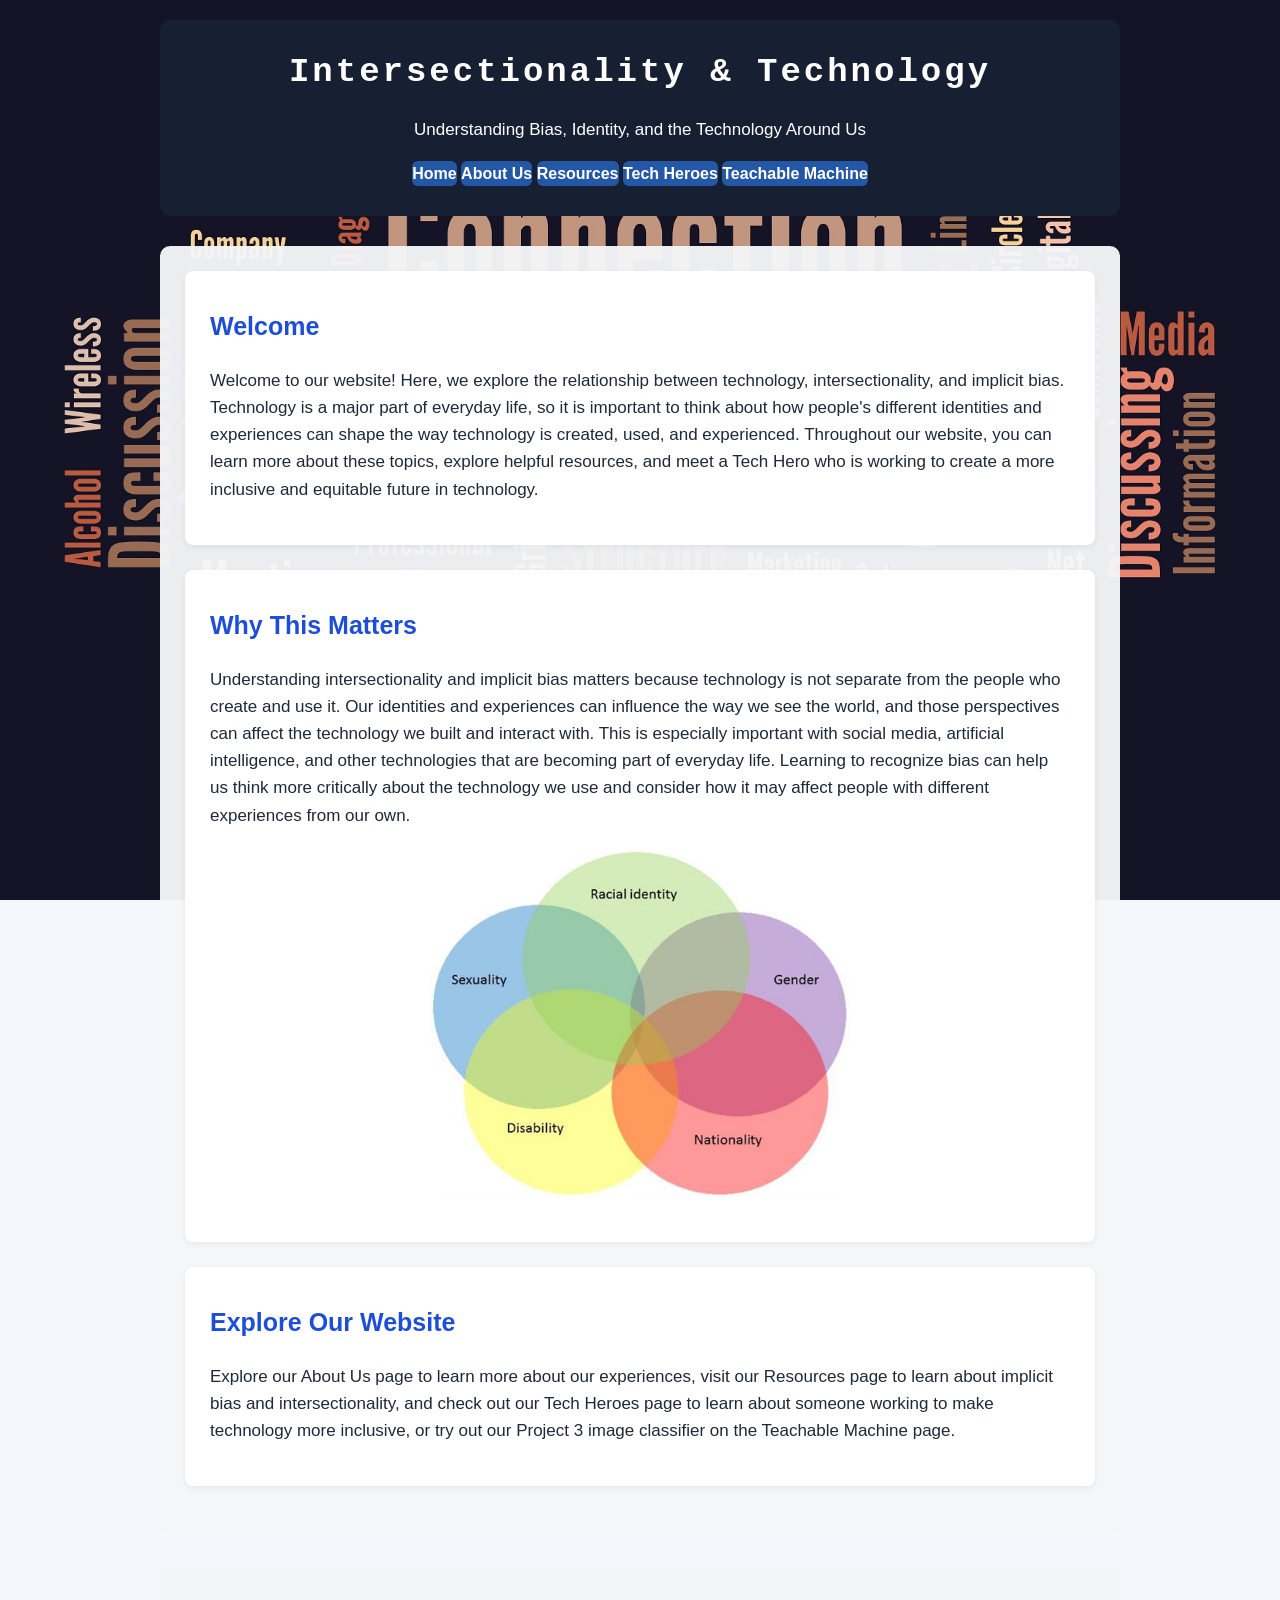
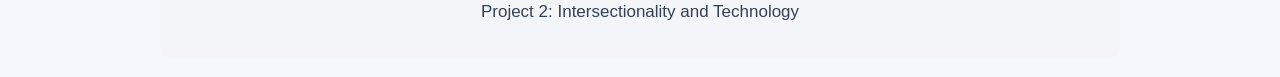
<file: index.html>
<!DOCTYPE html>
<html lang="en">

<head>
  <meta charset="UTF-8">
  <meta name="viewport" content="width=device-width, initial-scale=1.0">
  <title>Intersectionality & Technology</title>
  <link rel="stylesheet" href="stylepage.css">
</head>

<body class="home-page">
  


  <!--
  This page serves as the welcome page for our website.
  It introduces visitors to our topic of intersectionality, implicit bias, and technology.
  We chose to make this first page visitors see because it gives them context before they explore the other pages.
  The navigation links allow visitors to move easily between the Home, About Us, Resources, Tech Heroes, and Teachable Machine pages.
  We connected this page to our external CSS stylesheet so that the visual design remains consistent across the entire website.
  We also organized the content using semantic HTML elements like header, nav, main, section, and footer, and added descriptive alt text to our intersectionality
  diagram to make the page easier to understand and navigate.
  Initials: RM
  -->

  <header>

      <h1>Intersectionality & Technology</h1>

      <p>Understanding Bias, Identity, and the Technology Around Us</p>

      <nav>
          <a href="index.html">Home</a>
          <a href="about.html">About Us</a>
          <a href="resources.html">Resources</a>
          <a href="tech-hero.html">Tech Heroes</a>
          <a href="teachable-machine.html">Teachable Machine</a>
      </nav>
    
  </header>

  <main>

      <section>
          <h2>Welcome</h2>

          <p>
            Welcome to our website! Here, we explore the relationship between technology, intersectionality, and implicit bias.
            Technology is a major part of everyday life, so it is important to think about how people's different identities and experiences can shape the way technology is created, used, and experienced.
            Throughout our website, you can learn more about these topics, explore helpful resources, and meet a Tech Hero who is working to create a more inclusive and equitable future in technology.
          </p>
        
      </section>

      <section>
          <h2>Why This Matters</h2>

          <p>
            Understanding intersectionality and implicit bias matters because technology is not separate from the people who create and use it.
            Our identities and experiences can influence the way we see the world, and those perspectives can affect the technology we built and interact with.
            This is especially important with social media, artificial intelligence, and other technologies that are becoming part of everyday life.
            Learning to recognize bias can help us think more critically about the technology we use and consider how it may affect people with different experiences from our own.
          </p>

        <!-- Intersectionality diagram. EM -->
          <img src="instdiag.jpg" alt="Venn Diagram of intersectionality showing how overlapping identities like race, gender, class, and ability shape individual experiences" class="intersectionality-diagram">
      </section>

      <section>
          <h2>Explore Our Website</h2>

          <p>
            Explore our About Us page to learn more about our experiences, visit our Resources page to learn about implicit bias and intersectionality, and check out our Tech Heroes page to learn about someone working to make technology more inclusive, or try out our Project 3 image classifier on the Teachable Machine page.
          </p>
        
      </section>
    
  </main>

  <footer>
      <p>Project 2: Intersectionality and Technology</p>
    
  </footer>

</body>

</html>
</file>
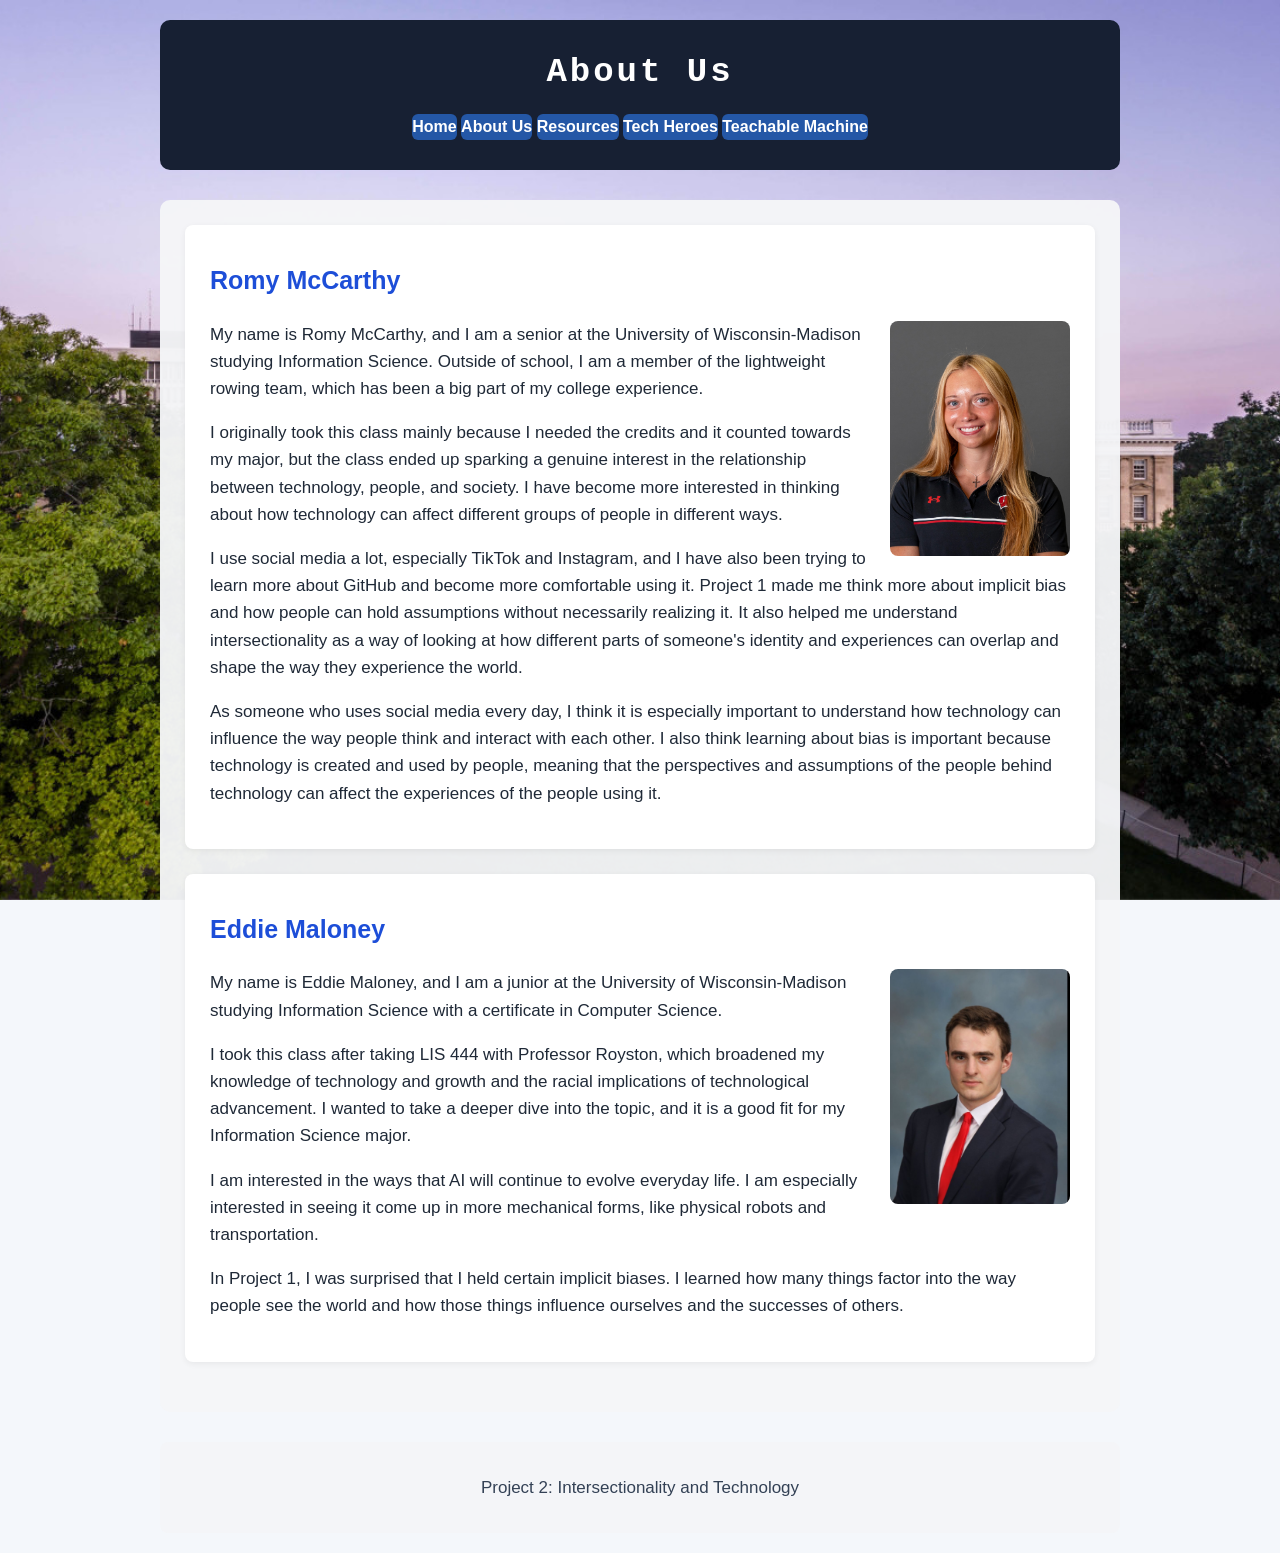
<file: about.html>
<!DOCTYPE html>
<html lang="en">

<head>
  <meta charset="UTF-8">
  <meta name="viewport" content="width=device-width, initial-scale=1.0">
  <title>About Us</title>
  <link rel="stylesheet" href="stylepage.css">
</head>
<body class="about-page">


  <!--
  This page introduces the two members of our group and explains our connection to intersectionality, implicit bias, and technology.
  I used semantic HTML elements to organize the page into a header, navigation bar, main content area, sections, and footer.
  The header contains the title of the page and navigation links so visitors can easily move between the different pages of our website.
  The main area is divided into separate sections for each group member so that our information is organized and easy to read.
  I used headings and paragraphs to create a clear structure for the information. 
  The external CSS stylesheet is connected in the head of the page so that the same design can be applied throughout the website.
  Keeping the styling in a separate CSS file also makes it easier to update the appearance of the entire website.
  We wanted this page to introduce who we are and explain why we are interested in the topics discussed throughout the website.
  We also included our experiences from Project 1 because they helped shape our understanding of implicit bias and intersectionality.
  Initials: RM
  -->

  <header>

    <h1>About Us</h1>

    <nav>
      <a href="index.html">Home</a>
      <a href="about.html">About Us</a>
      <a href="resources.html">Resources</a>
      <a href="tech-hero.html">Tech Heroes</a>
      <a href="teachable-machine.html">Teachable Machine</a>
    </nav>

  </header>

  <main>

    <section>
      <h2>Romy McCarthy</h2>

      <!-- Romy's headshot - added on second iteration. EM -->
      <img class="about-photo" src="RMccarthyHeadshot.jpg" alt="Headshot photo of Romy McCarthy">

      <p>
        My name is Romy McCarthy, and I am a senior at the University of Wisconsin-Madison studying Information Science.
        Outside of school, I am a member of the lightweight rowing team, which has been a big part of my college experience.
      </p>

      <p>
        I originally took this class mainly because I needed the credits and it counted towards my major, but the class ended up sparking a genuine interest in the relationship between technology, people, and society.
        I have become more interested in thinking about how technology can affect different groups of people in different ways.
      </p>

      <p>
        I use social media a lot, especially TikTok and Instagram, and I have also been trying to learn more about GitHub and become more comfortable using it.
        Project 1 made me think more about implicit bias and how people can hold assumptions without necessarily realizing it.
        It also helped me understand intersectionality as a way of looking at how different parts of someone's identity and experiences can overlap and shape the way they experience the world.
      </p>

      <p>
        As someone who uses social media every day, I think it is especially important to understand how technology can influence the way people think and interact with each other.
        I also think learning about bias is important because technology is created and used by people, meaning that the perspectives and assumptions of the people behind technology can affect the experiences of the people using it.
      </p>

    </section>


    <!-- Eddie's section: EM -->

    <section>
        <h2>Eddie Maloney</h2>

      <!-- Eddie's headshot - also added on second iteration. EM -->  
      
      <img class="about-photo" src="EMaloneyHeadshot.jpg" alt="Headshot photo of Eddie Maloney">

        <p>
          My name is Eddie Maloney, and I am a junior at the University of Wisconsin-Madison studying Information Science with a certificate in Computer Science.
        </p>

        <p>
          I took this class after taking LIS 444 with Professor Royston, which broadened my knowledge of technology and growth and the racial implications of technological advancement.
          I wanted to take a deeper dive into the topic, and it is a good fit for my Information Science major.
        </p>

        <p>
          I am interested in the ways that AI will continue to evolve everyday life.
          I am especially interested in seeing it come up in more mechanical forms, like physical robots and transportation.
        </p>

        <p>
          In Project 1, I was surprised that I held certain implicit biases.
          I learned how many things factor into the way people see the world and how those things influence ourselves and the successes of others.
        </p>

    </section>

  </main>

  <footer>

      <p>
          Project 2: Intersectionality and Technology
      </p>

  </footer>

</body>

</html>
</file>
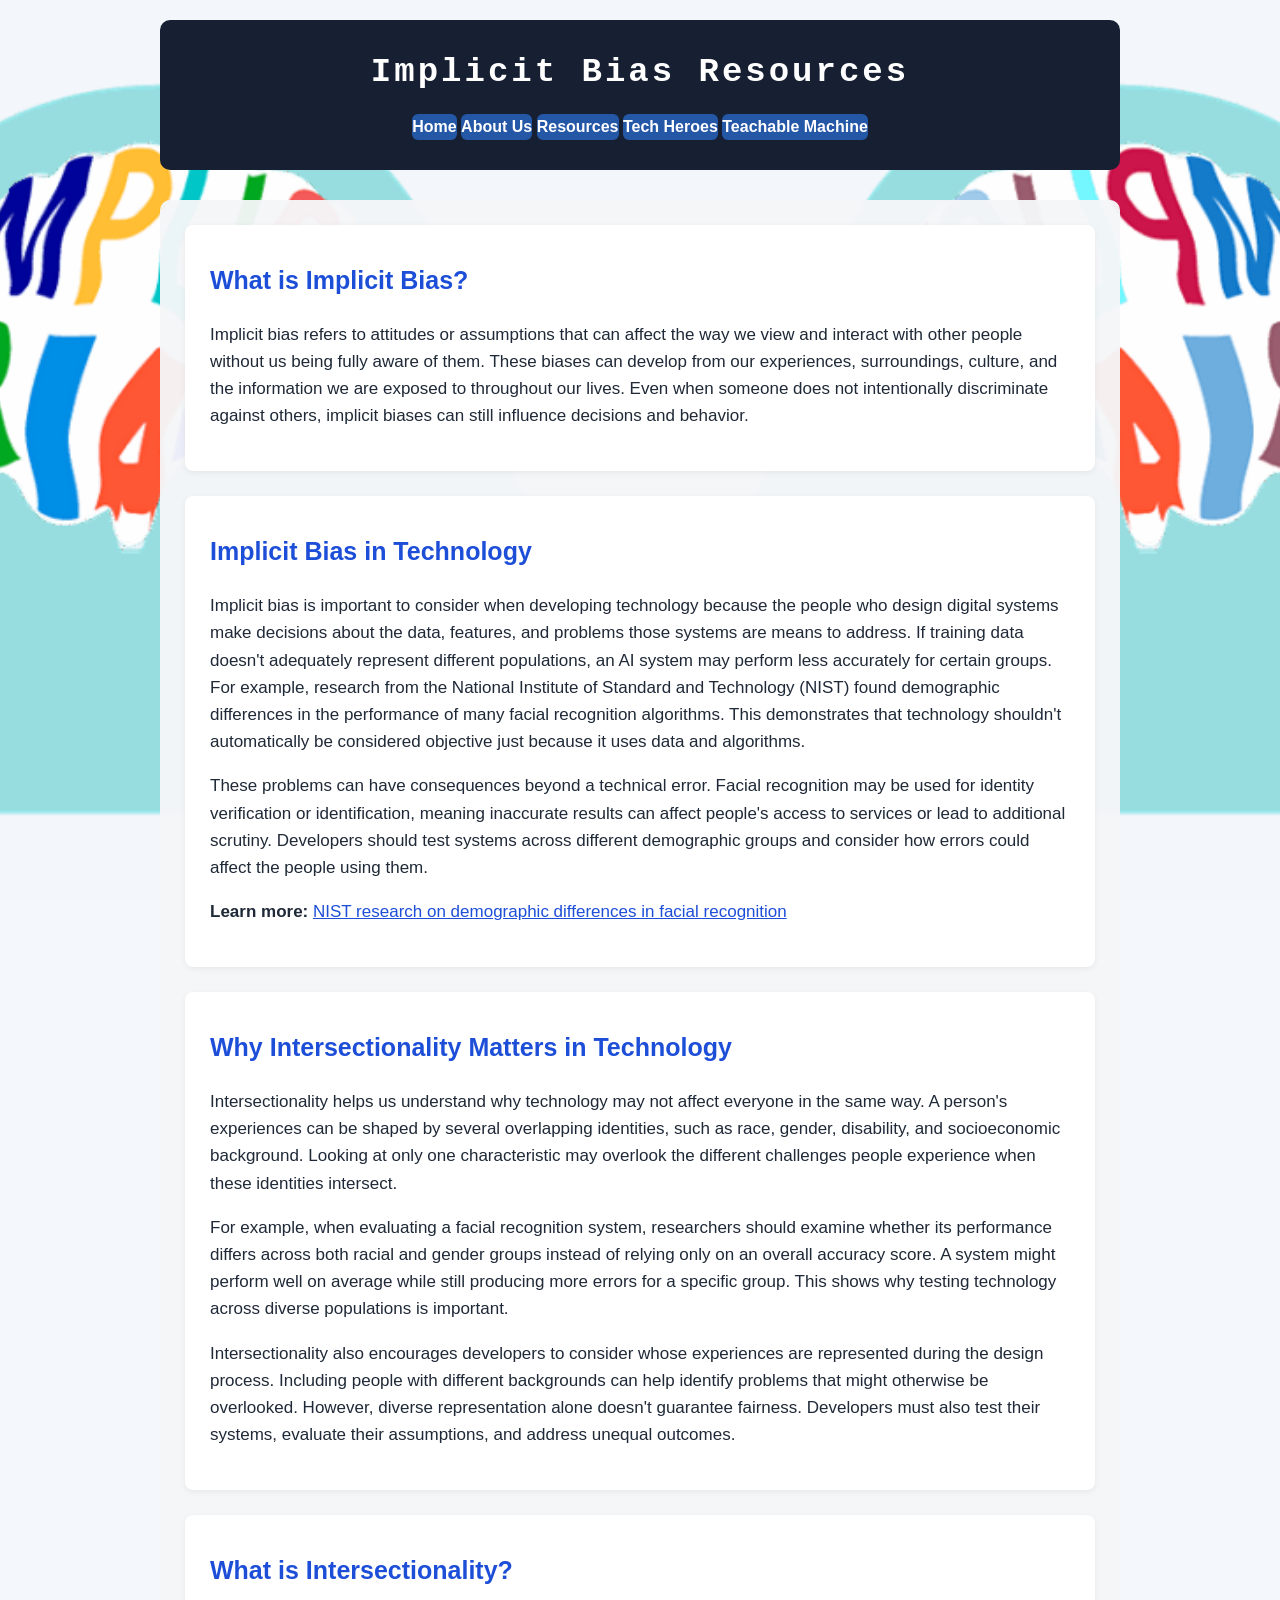
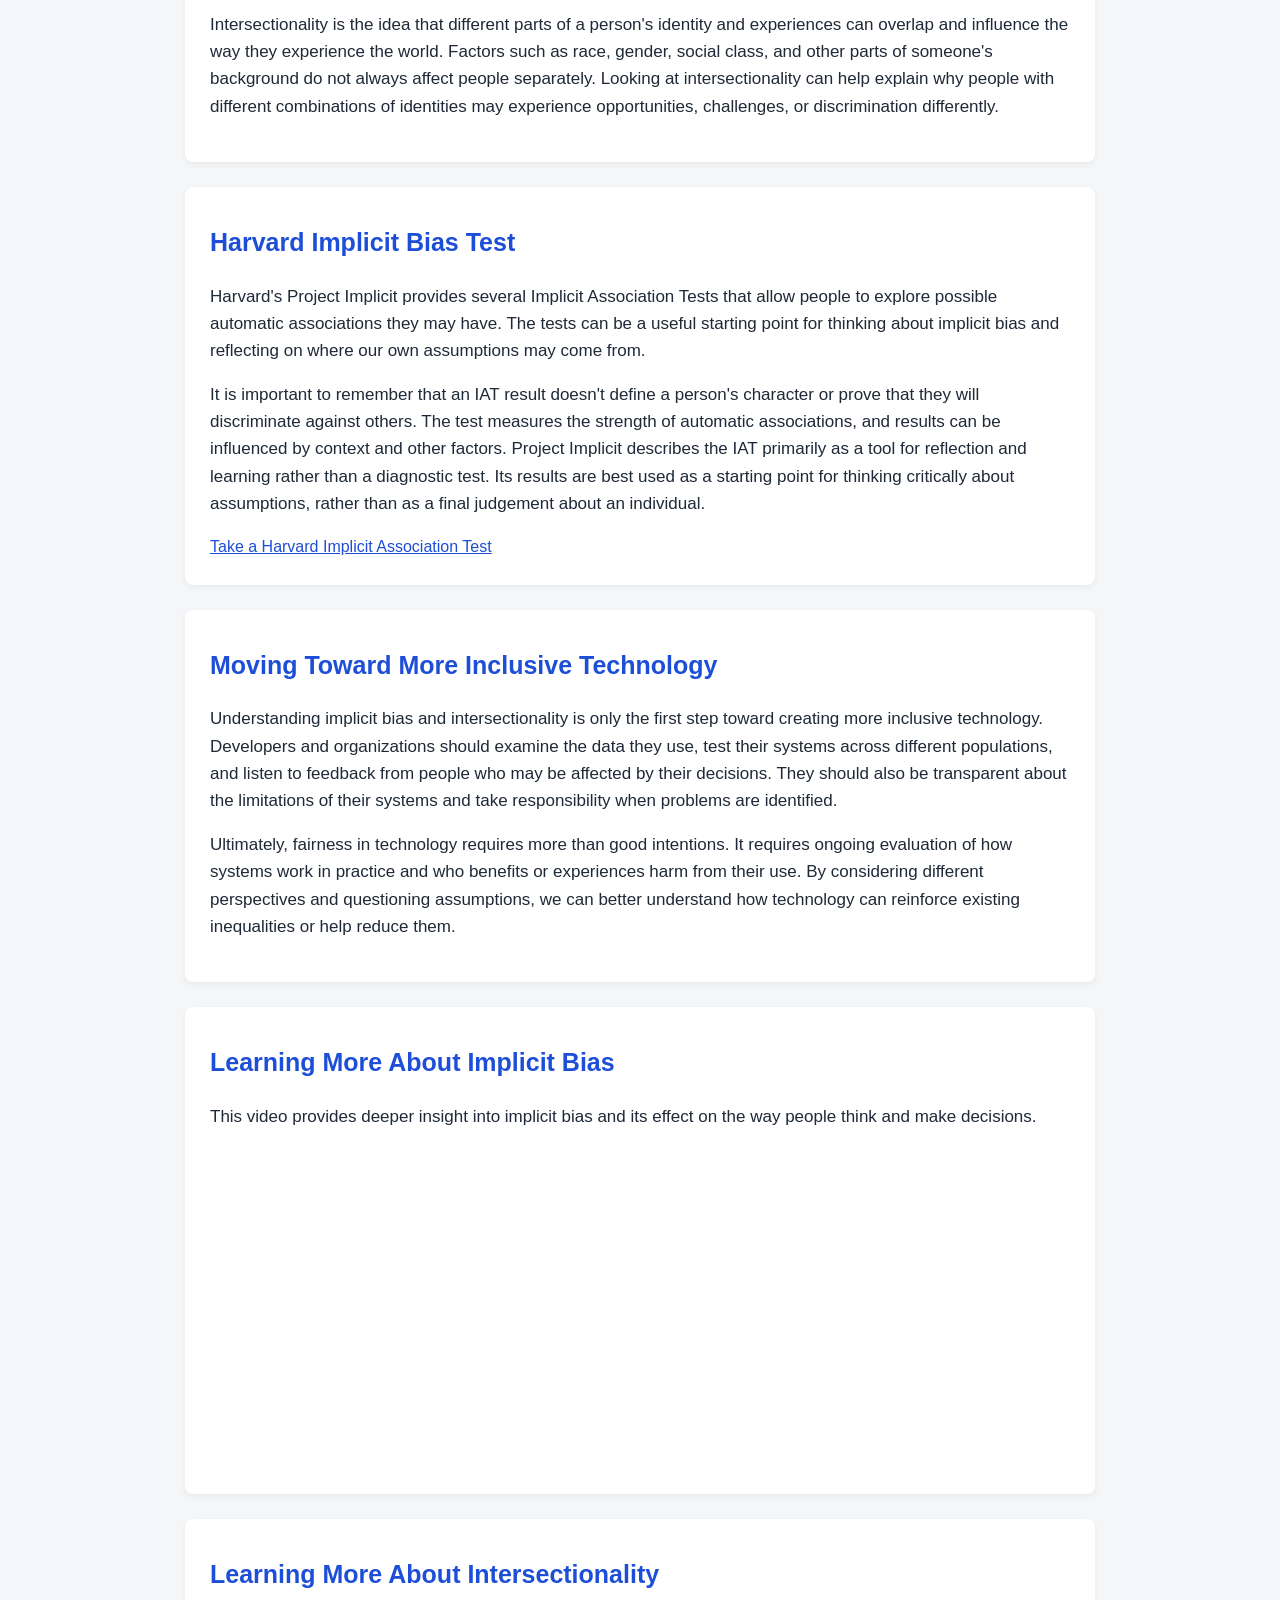
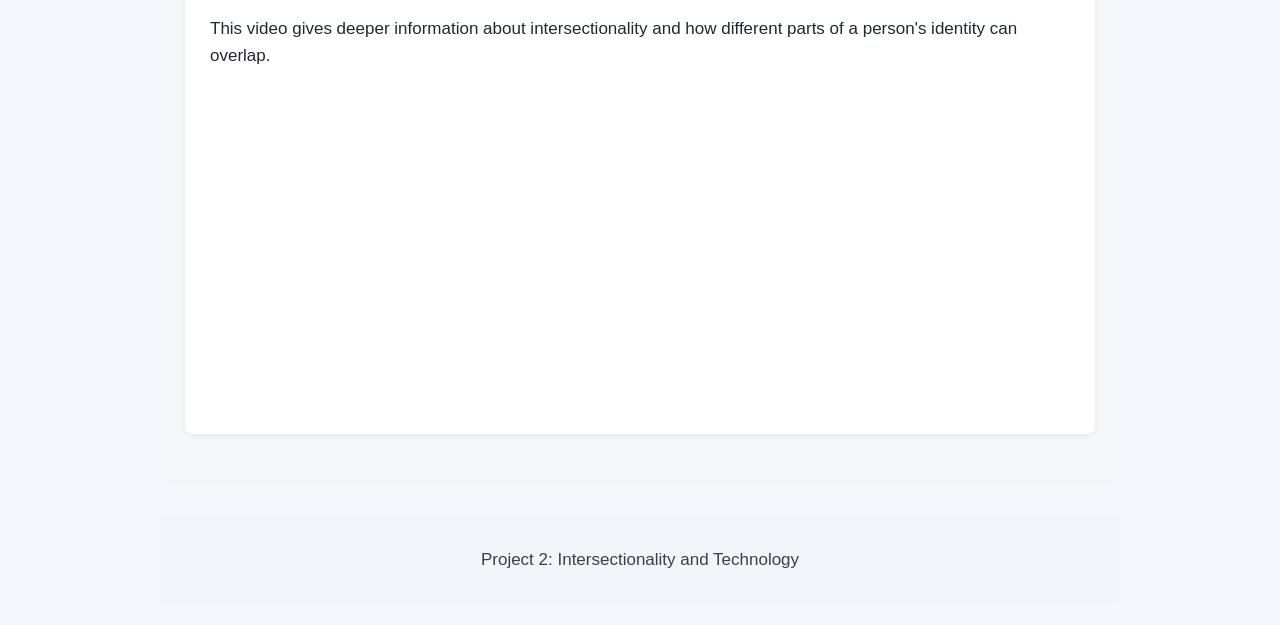
<file: resources.html>
<!DOCTYPE html>
<html lang="en">

<head>
    <meta charset="UTF-8">
    <meta name="viewport" content="width=device-width, initial-scale=1.0">
    <title>Implicit Bias Resources</title>
    <link rel="stylesheet" href="stylepage.css">
</head>


<body class="resources-page">
<!-- This page gives basic introduction to implicit bias and intersectionality while also giving users resources where they can learn 
    more on their own. We kept the layout simple and matching the general theme of other pages, with general definitions at the top, and more
    in-depth information toward the bottom. The information is divided into separate sections to make it easier to follow. 
    At the bottom to be able to learn more, two Ted Talks are embedded into the page, which go into depth on implcit bias and intersectionality. EM -->

    <!-- I worked with Eddie on structuring this resources page so it feels approachable for first-year college students encountering implicit bias
         and intersectionality for the first time. During our revision pass, I cleaned up typos in the intersectionality section, added descriptive
         titles to both embedded TED Talk iframes for better accesibility, and made sure our external links open cleanly in new tabs.
         I also helped organize the sections so definitions come first, followed by real-world tech examples like facial recognition, and then hands-on
         tools like the Harvard Implicit Association Test. RM -->

    <header>

        <h1>Implicit Bias Resources</h1>

        <nav>
            <a href="index.html">Home</a>
            <a href="about.html">About Us</a>
            <a href="resources.html">Resources</a>
            <a href="tech-hero.html">Tech Heroes</a>
            <a href="teachable-machine.html">Teachable Machine</a>
        </nav>

    </header>

    <main>

        <section>

            <h2>What is Implicit Bias?</h2>

            <p>
                Implicit bias refers to attitudes or assumptions that can affect the way we view and interact with other people without 
                us being fully aware of them.
                These biases can develop from our experiences, surroundings, culture, and the information we are exposed to throughout our lives.
                Even when someone does not intentionally discriminate against others, implicit biases can still influence decisions and behavior.
            </p>

        </section>

        <section>

            <h2>Implicit Bias in Technology</h2>

            <p>
                Implicit bias is important to consider when developing technology because the people who design digital systems make decisions about the data, features, and problems those systems are means to address.
                If training data doesn't adequately represent different populations, an AI system may perform less accurately for certain groups.
                For example, research from the National Institute of Standard and Technology (NIST) found demographic differences in the performance of many facial recognition algorithms.
                This demonstrates that technology shouldn't automatically be considered objective just because it uses data and algorithms.
            </p>

            <p>
                These problems can have consequences beyond a technical error.
                Facial recognition may be used for identity verification or identification, meaning inaccurate results can affect people's access to services or lead to additional scrutiny.
                Developers should test systems across different demographic groups and consider how errors could affect the people using them.
            </p>

            <p>
                <strong>Learn more:</strong>
                <a href="https://www.nist.gov/news-events/news/2019/12/nist-study-evaluates-effects-race-age-sex-face-recognition-software"
                    target="_blank" rel="noopener noreferrer">NIST research on demographic differences in facial recognition</a>
            </p>

        </section>

        <section>

            <h2>Why Intersectionality Matters in Technology</h2>

            <p>
                Intersectionality helps us understand why technology may not affect everyone in the same way.
                A person's experiences can be shaped by several overlapping identities, such as race, gender, disability, and socioeconomic background.
                Looking at only one characteristic may overlook the different challenges people experience when these identities intersect.
            </p>

            <p>
                For example, when evaluating a facial recognition system, researchers should examine whether its performance differs across both racial and gender groups instead of relying only on an overall accuracy score.
                A system might perform well on average while still producing more errors for a specific group.
                This shows why testing technology across diverse populations is important.
            </p>

            <p>
                Intersectionality also encourages developers to consider whose experiences are represented during the design process.
                Including people with different backgrounds can help identify problems that might otherwise be overlooked.
                However, diverse representation alone doesn't guarantee fairness.
                Developers must also test their systems, evaluate their assumptions, and address unequal outcomes.
            </p>

        </section>
            
        <section>

            <h2>What is Intersectionality?</h2>

            <p>
                Intersectionality is the idea that different parts of a person's identity and experiences can overlap and influence the way they experience the world.
                Factors such as race, gender, social class, and other parts of someone's background do not always affect people separately.
                Looking at intersectionality can help explain why people with different combinations of identities may experience opportunities, challenges, or discrimination differently.
            </p>

        </section>


        <section>

            <h2>Harvard Implicit Bias Test</h2>

            <p>
                Harvard's Project Implicit provides several Implicit Association Tests that allow people to explore possible automatic associations they may have.
                The tests can be a useful starting point for thinking about implicit bias and reflecting on where our own assumptions may come from.
            </p>

            <p>
                It is important to remember that an IAT result doesn't define a person's character or prove that they will discriminate against others.
                The test measures the strength of automatic associations, and results can be influenced by context and other factors.
                Project Implicit describes the IAT primarily as a tool for reflection and learning rather than a diagnostic test.
                Its results are best used as a starting point for thinking critically about assumptions, rather than as a final judgement about an individual.
            </p>

            <a href="https://implicit.harvard.edu/implicit/takeatest.html">Take a Harvard Implicit Association Test</a>

        </section>

        <section>

            <h2>Moving Toward More Inclusive Technology</h2>

            <p>
                Understanding implicit bias and intersectionality is only the first step toward creating more inclusive technology.
                Developers and organizations should examine the data they use, test their systems across different populations, and listen to feedback from people who may be affected by their decisions.
                They should also be transparent about the limitations of their systems and take responsibility when problems are identified.
            </p>

            <p>
                Ultimately, fairness in technology requires more than good intentions.
                It requires ongoing evaluation of how systems work in practice and who benefits or experiences harm from their use.
                By considering different perspectives and questioning assumptions, we can better understand how technology can reinforce existing inequalities or help reduce them.
            </p>

        </section>

        <section>

            <h2>Learning More About Implicit Bias</h2>

            <p>
                This video provides deeper insight into implicit bias and its effect on the way people think and make decisions.
            </p>

            <!-- I used the iframe embed code provided through YouTube's Share/Embed option.
            I pasted the provided embed code directly from the YouTube sharing. EM -->

            <iframe width="560" height="315" src="https://www.youtube.com/embed/Fr8G7MtRNlk?si=LkEBSOtQOx6BypLa" title="TED Talk on Implicit Bias" frameborder="0" allow="accelerometer; autoplay; clipboard-write; encrypted-media; gyroscope; picture-in-picture; web-share" referrerpolicy="strict-origin-when-cross-origin" allowfullscreen></iframe>

        </section>


        <section>

            <h2>Learning More About Intersectionality</h2>

            <p>
                This video gives deeper information about intersectionality and how different parts of a person's identity can overlap.
            </p>

            <iframe width="560" height="315" src="https://www.youtube.com/embed/akOe5-UsQ2o?si=u5sRbkSy4bgmgnN0" title="Kimberlé Crenshaw TED Talk on Intersectionality" frameborder="0" allow="accelerometer; autoplay; clipboard-write; encrypted-media; gyroscope; picture-in-picture; web-share" referrerpolicy="strict-origin-when-cross-origin" allowfullscreen></iframe>

        </section>

    </main>


    <footer>

        <p>
            Project 2: Intersectionality and Technology
        </p>

    </footer>

</body>

</html>
</file>
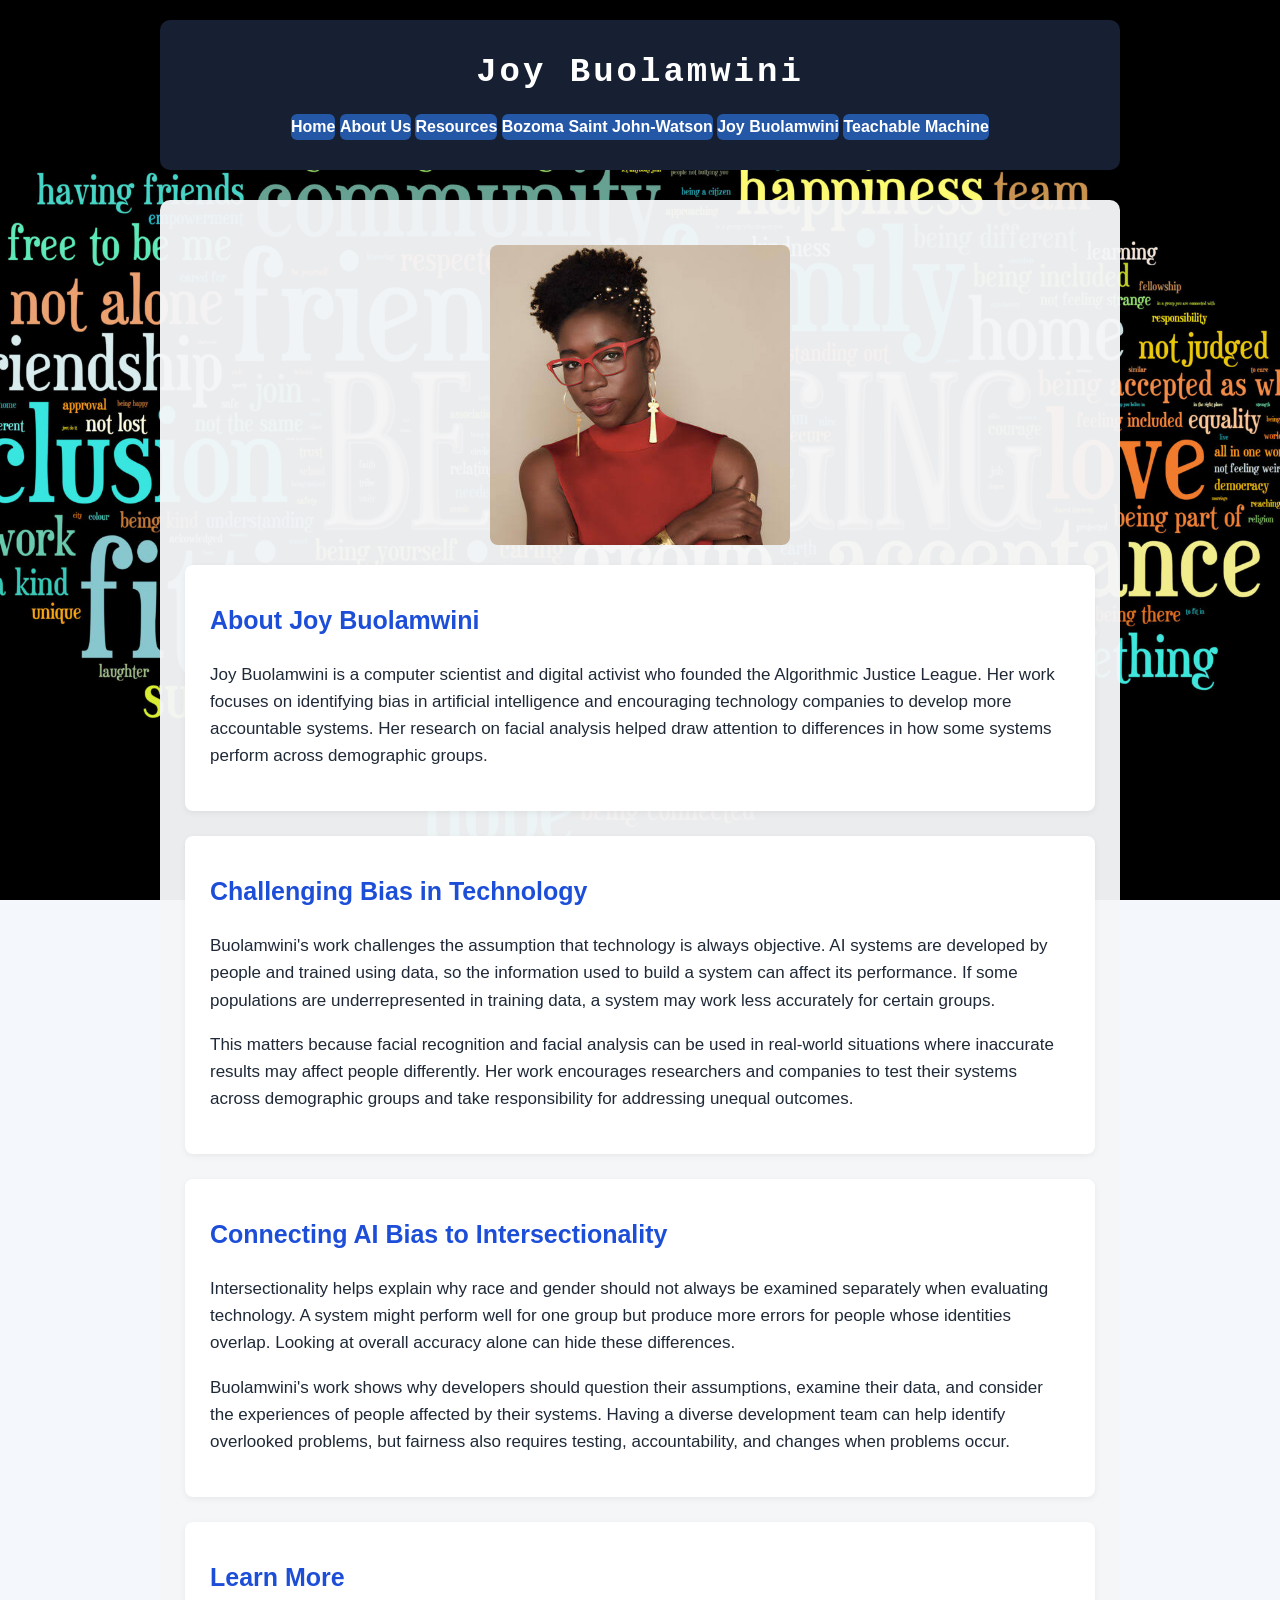
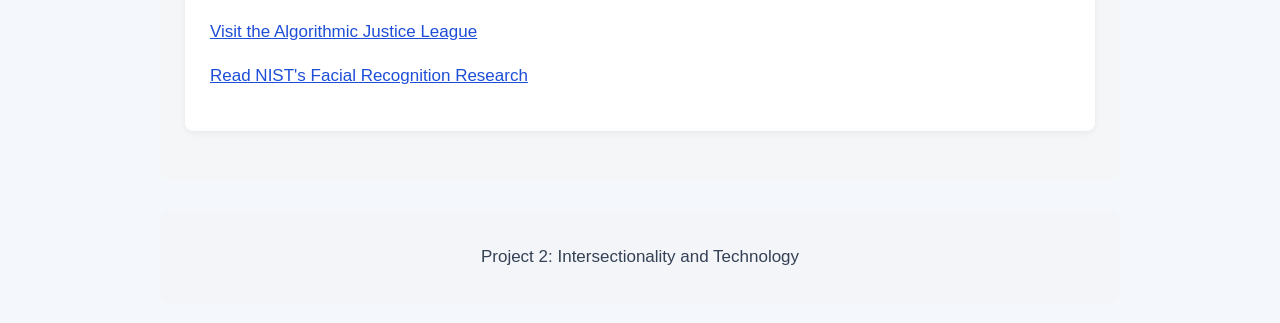
<file: tech-hero-joy.html>
<!DOCTYPE html>
<html lang="en">

<head>
  <meta charset="UTF-8">
    <meta name="viewport" content="width=device-width, initial-scale=1.0">
    <title>Tech Hero - Joy Buolamwini</title>
    <link rel="stylesheet" href="stylepage.css">
</head>

<body class="tech-page">

  <!--
  This page highlights Joy Buolamwini and her work on algorithmic bias and facial recognition.
  I organized the page into sections so visitors can read about her background first and then see how her research connects
  to intersectionality. I linked our external stylesheet to keep the layout and colors consistent with the rest of the site,
  and added external links at the bottom for anyone who wants to explore her work more.
  RM
  -->

  <header>
      <h1>Joy Buolamwini</h1>

      <nav>
        <a href="index.html">Home</a>
        <a href="about.html">About Us</a>
        <a href="resources.html">Resources</a>
        <a href="tech-hero.html">Bozoma Saint John-Watson</a>
        <a href="tech-hero-joy.html">Joy Buolamwini</a>
        <a href="teachable-machine.html">Teachable Machine</a>
      </nav>
  </header>

  <main>

      <!-- Joy Buolamwini headshot. EM -->
      <img src="joytechhero.jpeg" width="300" alt="Portrait photo of Joy Buolamwini">

      <section>
        <h2>About Joy Buolamwini</h2>

        <p>
          Joy Buolamwini is a computer scientist and digital activist who founded the Algorithmic Justice League. 
          Her work focuses on identifying bias in artificial intelligence and encouraging technology companies to develop more accountable systems.
          Her research on facial analysis helped draw attention to differences in how some systems perform across demographic groups.
        </p>
      </section>

      <section>
        <h2>Challenging Bias in Technology</h2>

        <p>
          Buolamwini's work challenges the assumption that technology is always objective.
          AI systems are developed by people and trained using data, so the information used to build a system can affect its performance.
          If some populations are underrepresented in training data, a system may work less accurately for certain groups.
        </p>

        <p>
          This matters because facial recognition and facial analysis can be used in real-world situations where inaccurate results may affect people differently.
          Her work encourages researchers and companies to test their systems across demographic groups and take responsibility for addressing unequal outcomes.
        </p>
      </section>

    <!-- Connecting Joy's research back to our site's main theme of intersectionality - RM -->
      <section>
        <h2>Connecting AI Bias to Intersectionality</h2>

        <p>
          Intersectionality helps explain why race and gender should not always be examined separately when evaluating technology.
          A system might perform well for one group but produce more errors for people whose identities overlap.
          Looking at overall accuracy alone can hide these differences.
        </p>

        <p>
          Buolamwini's work shows why developers should question their assumptions, examine their data, and consider the experiences of people affected by their systems.
          Having a diverse development team can help identify overlooked problems, but fairness also requires testing, accountability, and changes when problems occur.
        </p>
      </section>

    <!-- External links to the Algorithmic Justice League and NIST study -  RM -->
      <section>
        <h2>Learn More</h2>

        <p>
          <a href="https://www.ajl.org/"
               target="_blank" rel="noopener noreferrer">
                Visit the Algorithmic Justice League
            </a>
        </p>

        <p>
          <a href="https://www.nist.gov/news-events/news/2019/12/nist-study-evaluates-effects-race-age-sex-face-recognition-software"
               target="_blank" rel="noopener noreferrer">
                Read NIST's Facial Recognition Research
            </a>
        </p>
      </section>
    
  </main>

  <footer>
      <p>Project 2: Intersectionality and Technology</p>
  </footer>
</file>
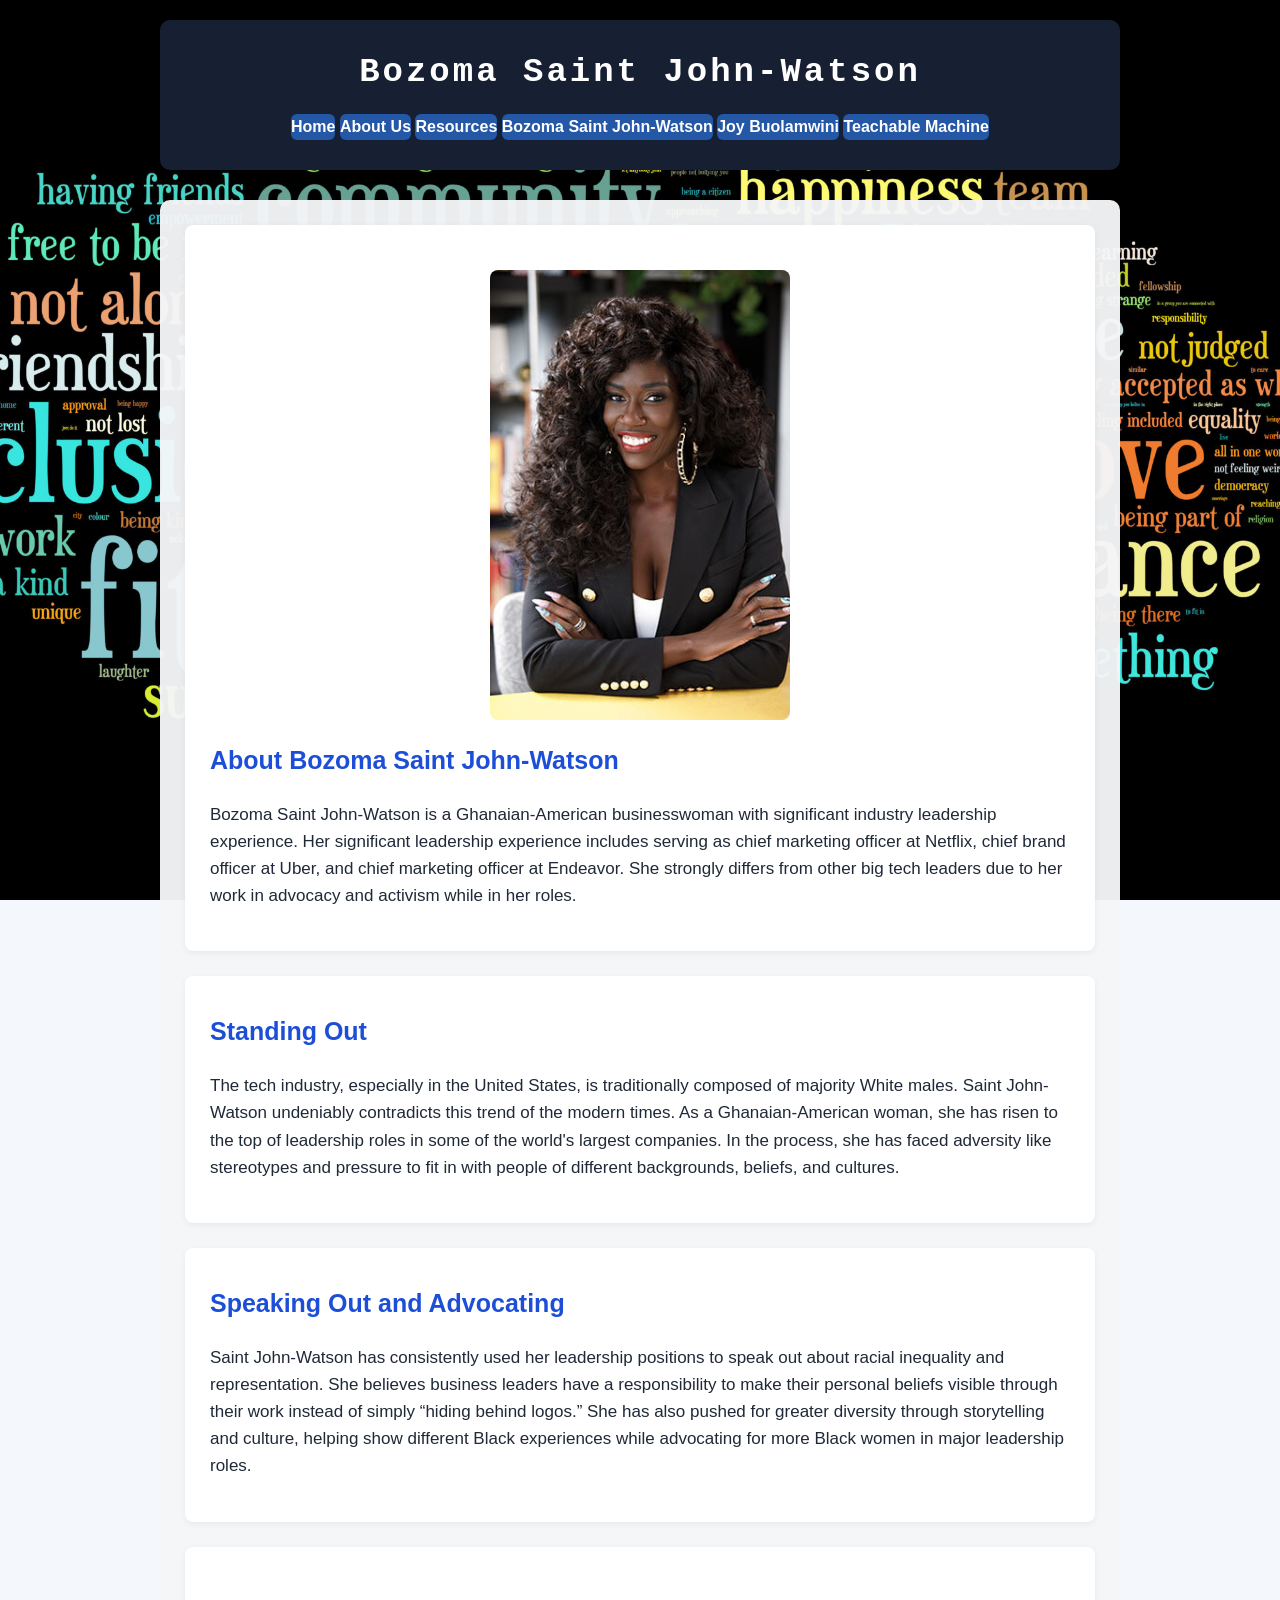
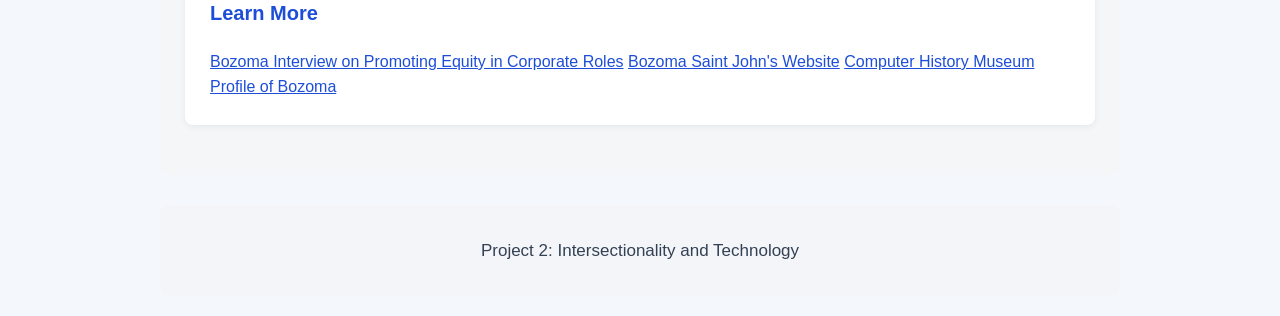
<file: tech-hero.html>
<!DOCTYPE html>
<html lang="en">

    <!--The title is used to identify the page in the browser tab and distinguish this page from the other pages on the website. EM -->
    <head>
    <!--This links to css style page to ensure consistent styling across the website. --> 
    <link rel="stylesheet" href="stylepage.css">
    <meta charset="UTF-8">
    <meta name="viewport" content="width=device-width, initial-scale=1.0">
    <title>Tech Hero - Bozoma Saint John-Watson</title>
    
</head>

<body class="tech-page">
    


    <!--I put the majority of information (everything besides the title) into the body to make the page look organized and establish consistency.
    I was trying to follow typical blogs/bios like Wikipedia, where they give a short overview with name and introduction near the beginning and a photo,
    and then the more niche stuff lower down but in a consistent format. Therefore, it should be easy to read and follow, and people can learn more using the 
    links at the bottom. 
    h1 has its own format since it is not a paragraph header. The rest of the paragraph headers are all referenced h2 for the consistency. EM -->
    <header>
        <h1>Bozoma Saint John-Watson</h1>

        <nav>
            <a href="index.html">Home</a>
            <a href="about.html">About Us</a>
            <a href="resources.html">Resources</a>
            <a href="tech-hero.html">Bozoma Saint John-Watson</a>
            <a href="tech-hero-joy.html">Joy Buolamwini</a>
            <a href="teachable-machine.html">Teachable Machine</a>
        </nav>
    </header>

    <main>

        <section>
            <img src="bozomaSJW.jpg" width="300" alt="Portrait photo of Bozoma Saint John-Watson">
            <!-- Image inserted here in order to match blog type of neat page. EM -->

            <!--Formatting for rest of sub-sections all corresponds to h2 in order to make the title stand out more and establish consistency. EM -->
            <h2>About Bozoma Saint John-Watson</h2>


            <!-- Brief overview here to understand her background without going in depth yet. EM -->
            <p>
                Bozoma Saint John-Watson is a Ghanaian-American businesswoman with significant industry leadership experience.
                Her significant leadership experience includes serving as chief marketing officer at Netflix,
                chief brand officer at Uber, and chief marketing officer at Endeavor.
                She strongly differs from other big tech leaders due to her work in advocacy and activism while in her roles.
            </p>
        </section>

        <section>
            <!-- Explanation on what makes her unique. EM -->
            <h2>Standing Out</h2>

            <p>
                The tech industry, especially in the United States, is traditionally composed of majority White males.
                Saint John-Watson undeniably contradicts this trend of the modern times. As a Ghanaian-American woman,
                she has risen to the top of leadership roles in some of the world's largest companies.
                In the process, she has faced adversity like stereotypes and pressure to fit in with people of different 
                backgrounds, beliefs, and cultures.
            </p>
        </section>

        <section>
            <!-- Deeper insight, while remaining brief, on her actions and beliefs. EM -->
            <h2>Speaking Out and Advocating</h2>
              
            <p>
              Saint John-Watson has consistently used her leadership positions to speak out about racial inequality and representation.
              She believes business leaders have a responsibility to make their personal beliefs visible through their work instead of simply “hiding behind logos.”
              She has also pushed for greater diversity through storytelling and culture, helping show different Black experiences while advocating for more Black women
              in major leadership roles.
            </p>
        </section>

        <section>
            <!--Includes resources externally to read more about her. Formatted as h3 in order to mark wrap-up of page. EM-->
            <h3>Learn More</h3>

            <a href="https://time.com/collections/visions-of-equity/6046300/business-racial-equity-inclusion-2/">Bozoma Interview on Promoting Equity in Corporate Roles</a>  
            <a href="https://www.bozomasaintjohn.com/">Bozoma Saint John's Website</a>


            <a href="https://computerhistory.org/profile/bozoma-saint-john/">
                Computer History Museum Profile of Bozoma
            </a>
        </section>

    </main>

    <footer>
        <p>Project 2: Intersectionality and Technology</p>
    </footer>

</body>

</html>
</file>
<file: stylepage.css>
/* For hex color codes listed in here, I used https://www.w3schools.com/colors/colors_picker.asp to view and test different
colors. The biggest challenge was making the overlay of the translucent white space between texts look sharp. I also used 
w3schools to see examples of fonts and how they looked without needing to input them to see on the website.
Overall, the main design goal we had in mind was to make it visually appealing while keeping the designs simple
in order to make all of our content direct and easy to read. EM */

/* For this cleanup round, I focused on fixing the spacing and alignment issues from our feedback. Before, the header was a lot wider
than the main box and the paragraph had a smaller width, which left too much empty gap on the sides of the text. I set a 
max-width of 960px and auto margins on the body so the header, main content, and footer all line up and sit centered on the page.
I also switched the header color from tan to dark navy so the white title text has better contrast and matches up with the other pages.
Lastly, I turned the nav links into buttons and added CSS hover transitions on links and sections to make the website feel more 
interactive. RM */

/* This is the main styling for the website for designs like the font, colors, and background. EM */
/* Iteration 3 - Added max-width and auto margins on the body so the header, main, and footer all center evenly on the screen without side gaps. RM */
body {
    font-family: Verdana, Geneva, sans-serif;
    background-color: #f4f7fb;
    color: #1f2937;
    max-width: 960px;
    margin: 20px auto;
    line-height: 1.6;
    background-size: cover;
    background-position: center;
    background-attachment: fixed;
}

header {
    /* Dark navy color. EM */
    /* iteration 2, updated background color to better complement background images. EM */
    /* Iteration 3, changed back to deep navy (#172033) so white text passes accessibility contrast and unifies all pages. RM */
    background-color: #172033;
    color: #ffffff;
    margin-bottom: 30px;
    padding: 25px;
    border-radius: 10px;
    text-align: center;
}


/* Used relaticely different heading styles are used to make the page easier to read and give titles a more sharp look. EM */
h1 {
    font-family: "Lucida Console", Monaco, monospace;
    font-size: 34px;
    text-align: center;
    letter-spacing: 3px;
    margin: 0 0 10px 0;
}

h2 {
    font-family: "Trebuchet MS", sans-serif;
    font-size: 25px;
    margin-top: 10px;
    color: #1d4ed8;
}

h3 {
    font-family: "Trebuchet MS", sans-serif;
    font-size: 20px;
    margin-top: 25px;
    color: #1d4ed8;
}

/* Iteration 3, I removed max-width: 800 px so paragraphs fill the section cards evenly instead of leaving empty air on the right. RM */
p {
    font-size: 17px;
}

nav {
    text-align: center;
    margin-top: 15px;
    margin-bottom: 5px;
}

/* Iteration 3, I added hover color transitions to regular links and button styling with lift hover effects to nav links for CSS interactivity. RM */
a {
    color: #1d4ed8;
    text-decoration: underline;
    transition: color 0.2s ease, background-color 0.2s ease;
}

a:hover {
    color: #0f172a;
    background-color: #e2e8f0;
}

nav a {
    color: #ffffff;
    background-color: #2457a6;
    text-decoration: none;
    display: inline-block;
    padding: 8px 14px
    margin: 5px 8px;
    border-radius: 6px;
    font-weight: bold;
    transition: background-color 0.2s ease, transform 0.2s ease;
}

nav a:hover {
    background-color: #3b82f6;
    color: #ffffff;
    transform: translateY(-2px);
}

main {
    /* I used rgba to make the white background slightly transparent. This came a sharp looking 
    see through look at the background image when scrolling on the pages. EM */
    /*  Iteration 2 - revised color below - changed from a white to a lighter gray to make readability better when competing with background. EM  */
    /*  Iteration 3, I added padding and border-radius so the main container frames the inner sections clearly. RM */
    background-color: rgba(245, 246, 248, 0.96);
    padding: 25px;
    border-radius: 10px;
}

/* Iteration 3, I added subtle shadow and hover elevation so content sections feel interactive and visually separated. RM */
section {
    background-color: #ffffff;
    margin-bottom: 25px;
    padding: 25px;
    border-radius: 8px;
    box-shadow: 0 2px 6px rgba(0, 0, 0, 0.06);
    transition: transform 0.2a ease, box-shadow 0.2s ease;
}

section:hover {
    transform: translateY(-2px);
    box-shadow: 0 4px 12px rgba(0, 0, 0, 0.12);
}

img {
    display: block;
    margin: 20px auto;
    border-radius: 8px;
    max-width: 100%;
    height: auto;
}

/* Iteration 3, I added matching semi-transparent background box to footer so the text stays readable over the page background images. RM */
footer {
    margin-top: 30px;
    padding: 15px;
    text-align: center;
    background-color: rgba(245, 246, 248, 0.92);
    border-radius: 8px;
    color: #334155;
}

/* Each page uses its own background image to match 
the topic of that page. The images are assigned using separate page classes. This keeps 
the design consistent while still making each page feel different. EM */
/* Iteration 2 - Changed to darker background image to improve readibility of text on home page. EM */
.home-page {
    background-image: url("homegraphic.png");
}

.about-page {
    background-image: url("madisonuw.jpg");
}

.resources-page {
    background-image: url("implicitbias.png");
}

/* Changed to darker background to improve text readibility in revisions 2. EM */
.tech-page {
    background-image: url("techherocloud.jpg");
}

/* About Us photos - added on second iteration. EM */
.about-photo {
    float: right;
    width: 180px;
    height: 235px;
    object-fit: cover;
    margin: 0 0 15px 20px;
}

/* Homepage intersectionality diagram. EM*/
.intersectionality-diagram {
    display: block;
    width: 420px;
    max-width: 100%;
    height: auto;
    margin: 20px auto;
}

/* Teachable Machine page background. RM */
.tm-page {
    background: linear-gradient(135deg, #0f172a 0%, #1e293b 55%, #334155 100%);
    background-attachment: fixed;
}
</file>
